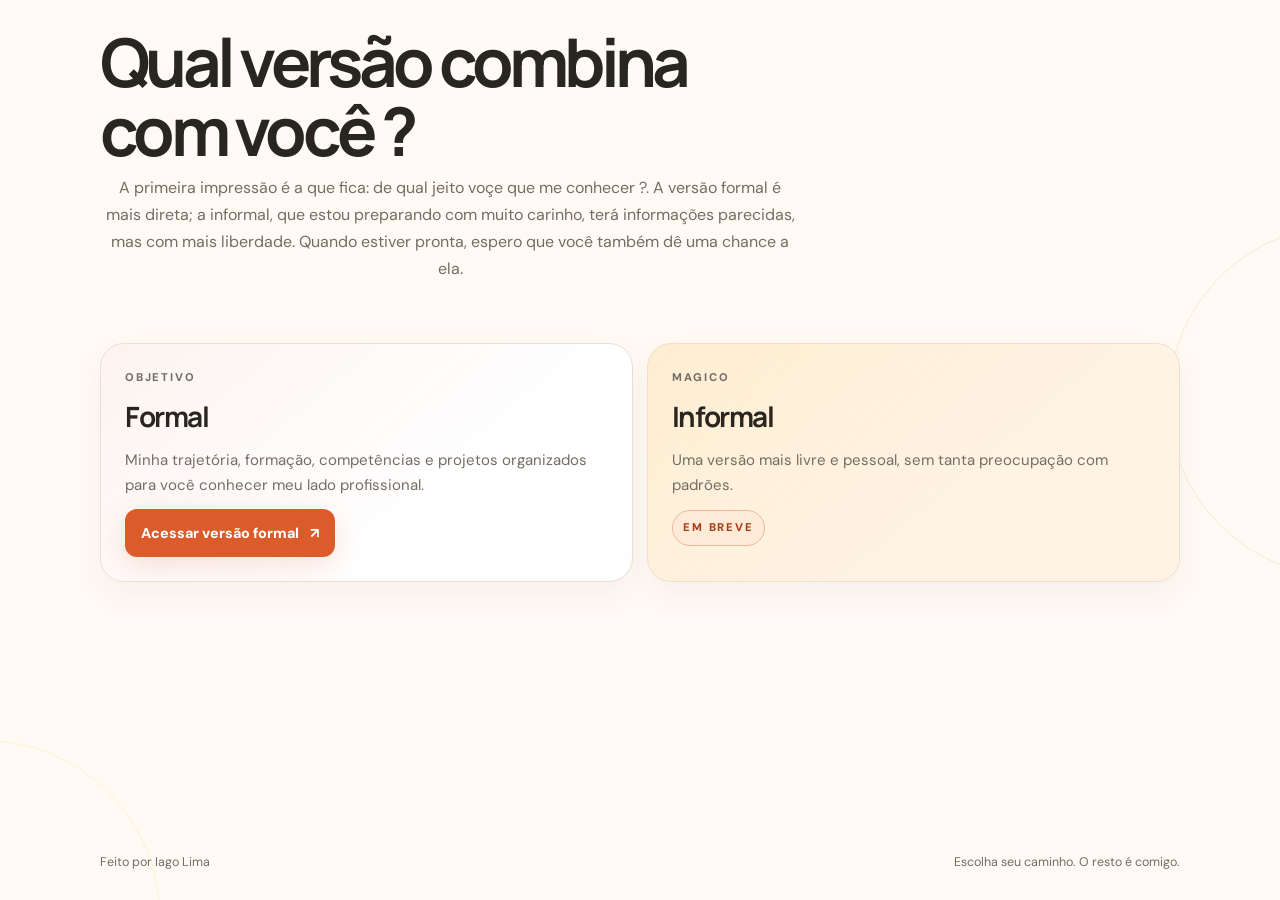
<file: index.html>
<!doctype html>
<html lang="pt-BR">
  <head>
    <meta charset="utf-8">
    <meta name="viewport" content="width=device-width, initial-scale=1">
    <meta name="theme-color" content="#fffaf4">
    <meta
      name="description"
      content="Escolha como quer conhecer o portfólio do Iago: pela versão formal ou, em breve, pela versão informal."
    >
    <title>Iago Lima | Escolha seu portfólio</title>
    <link rel="preconnect" href="https://fonts.googleapis.com">
    <link rel="preconnect" href="https://fonts.gstatic.com" crossorigin>
    <link
      href="https://fonts.googleapis.com/css2?family=DM+Sans:wght@400;500;600;700&family=Manrope:wght@400;500;600;700;800&display=swap"
      rel="stylesheet"
    >
    <link rel="stylesheet" href="entrada.css">
  </head>
  <body>
    <main class="pagina-inicial">
      <div class="brilho brilho-rosa" aria-hidden="true"></div>
      <div class="brilho brilho-azul" aria-hidden="true"></div>

      <section class="apresentacao" aria-labelledby="titulo">
        <h1 id="titulo">Qual versão combina<br>com você ?</h1>
        <p class="introducao">
          A primeira impressão é a que fica: de qual jeito voçe que me conhecer ?.
          A versão formal é mais direta; a informal, que estou preparando com muito carinho,
          terá informações parecidas, mas com mais liberdade. Quando estiver pronta, espero que
          você também dê uma chance a ela.
        </p>
      </section>

      <section class="opcoes" aria-label="Escolha uma versão do portfólio">
        <article class="cartao cartao-formal">
          <p class="tipo">OBJETIVO</p>
          <h2>Formal</h2>
          <p class="descricao">
            Minha trajetória, formação, competências e projetos organizados para você conhecer meu lado profissional.
          </p>
          <a class="botao botao-formal" href="formal.html">
            Acessar versão formal <span aria-hidden="true">↗</span>
          </a>
        </article>

        <article class="cartao cartao-informal">
          <p class="tipo">MAGICO</p>
          <h2>Informal</h2>
          <p class="descricao">
            Uma versão mais livre e pessoal, sem tanta preocupação com padrões.
          </p>
          <span class="status" aria-label="Versão informal em breve">EM BREVE</span>
        </article>
      </section>

      <footer class="rodape">
        <span>Feito por Iago Lima</span>
        <span>Escolha seu caminho. O resto é comigo.</span>
      </footer>
    </main>
  </body>
</html>
</file>
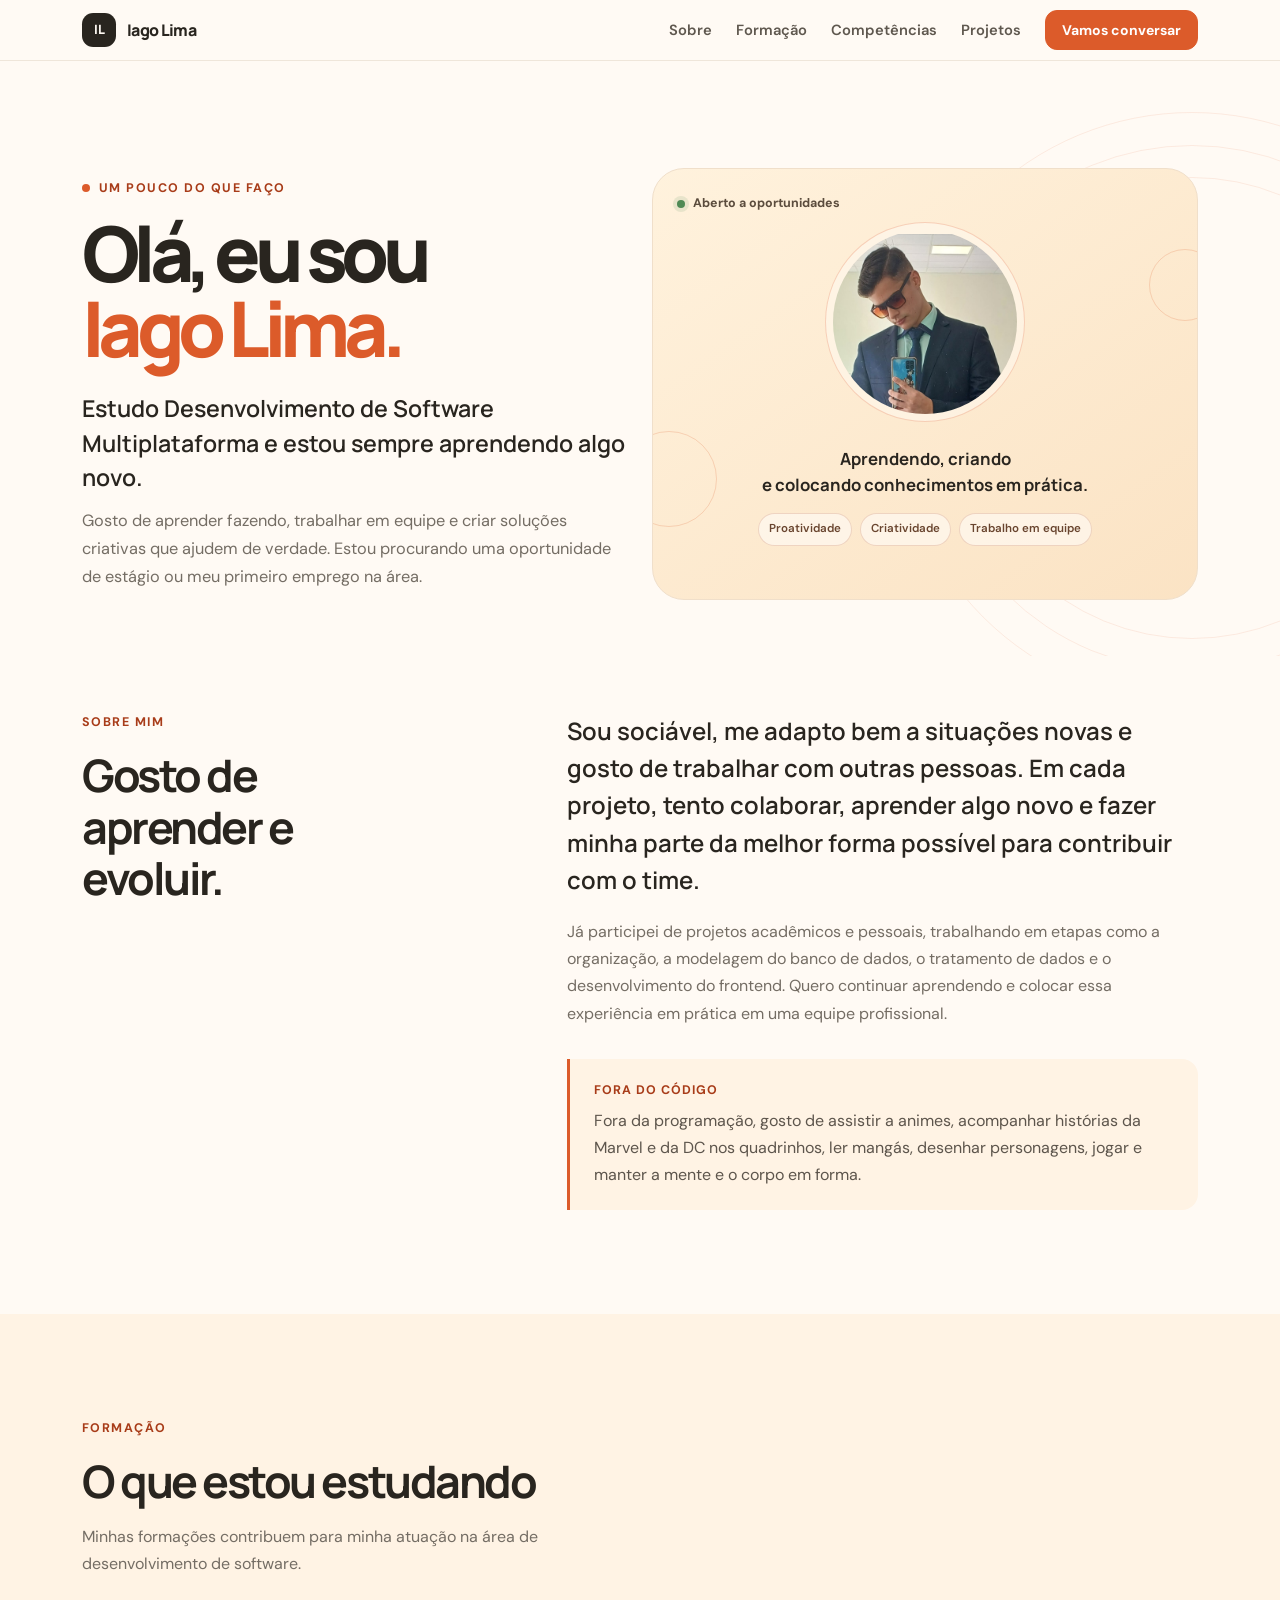
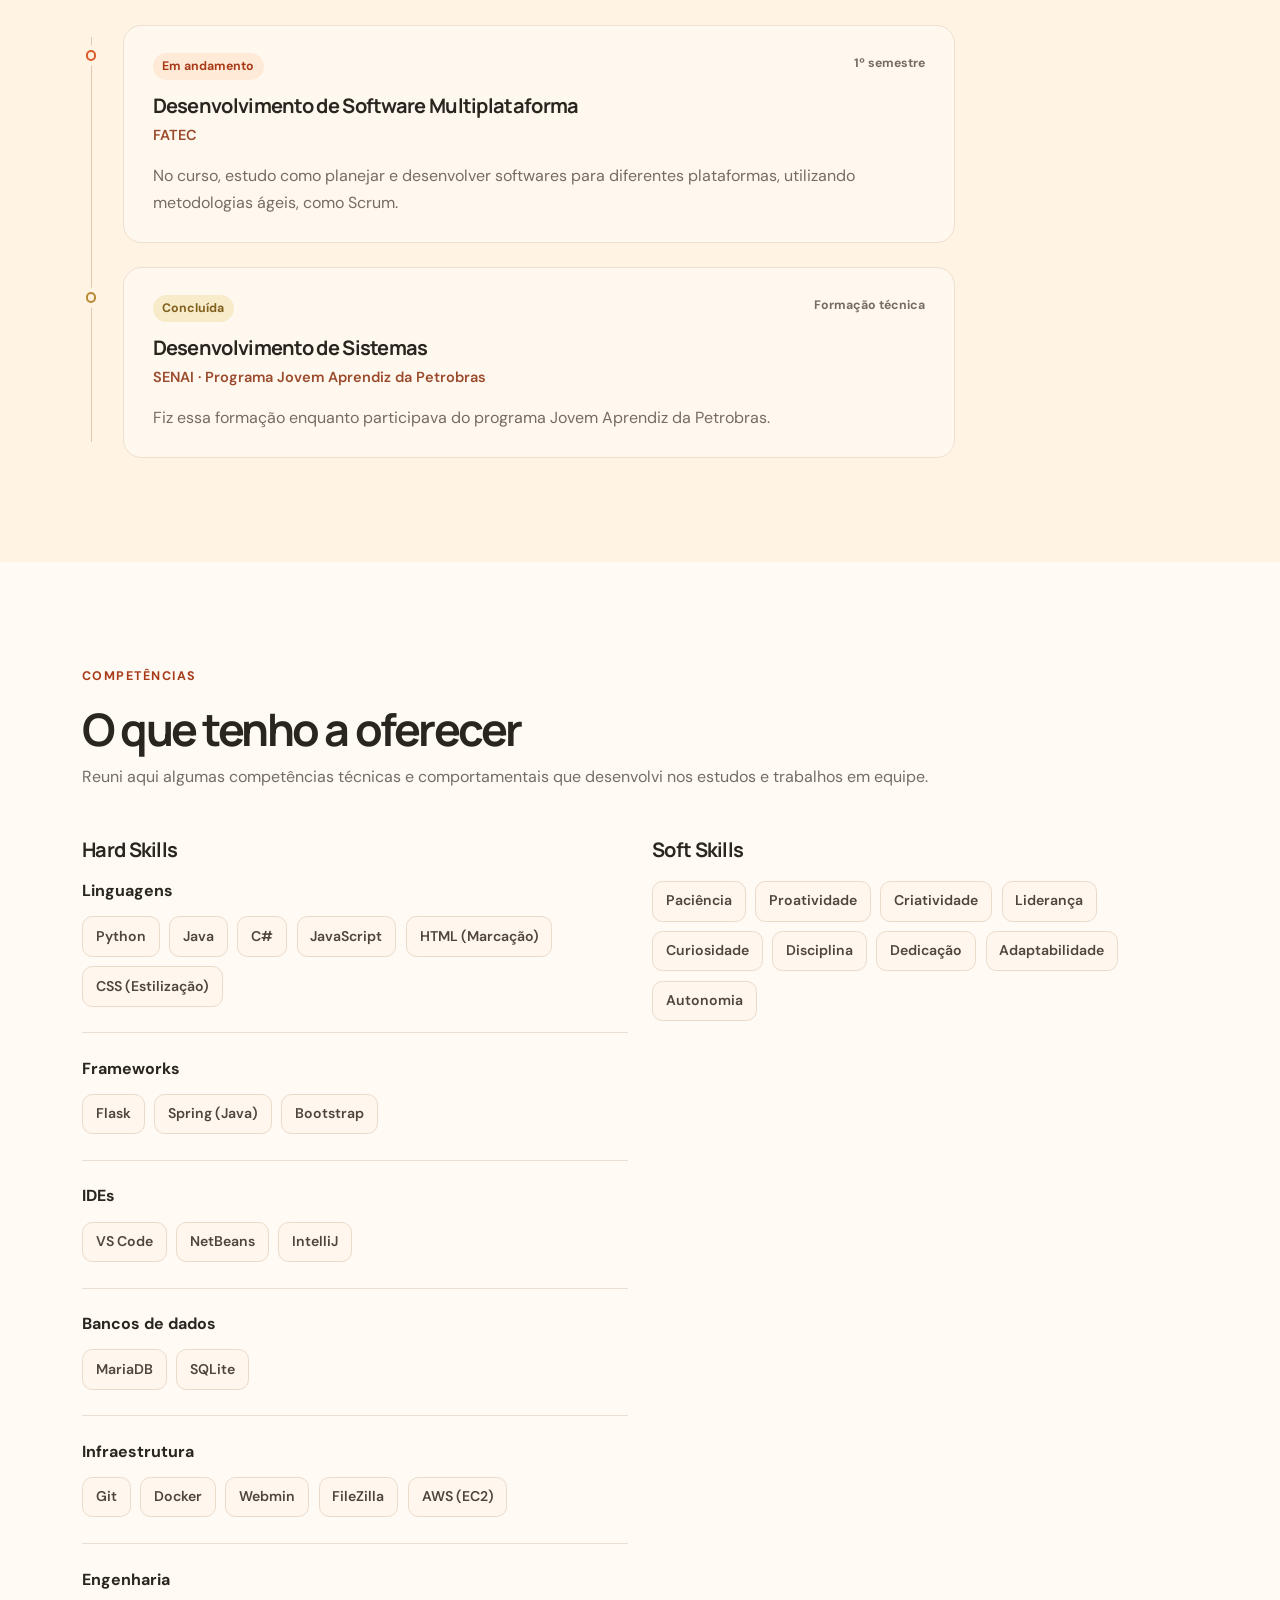
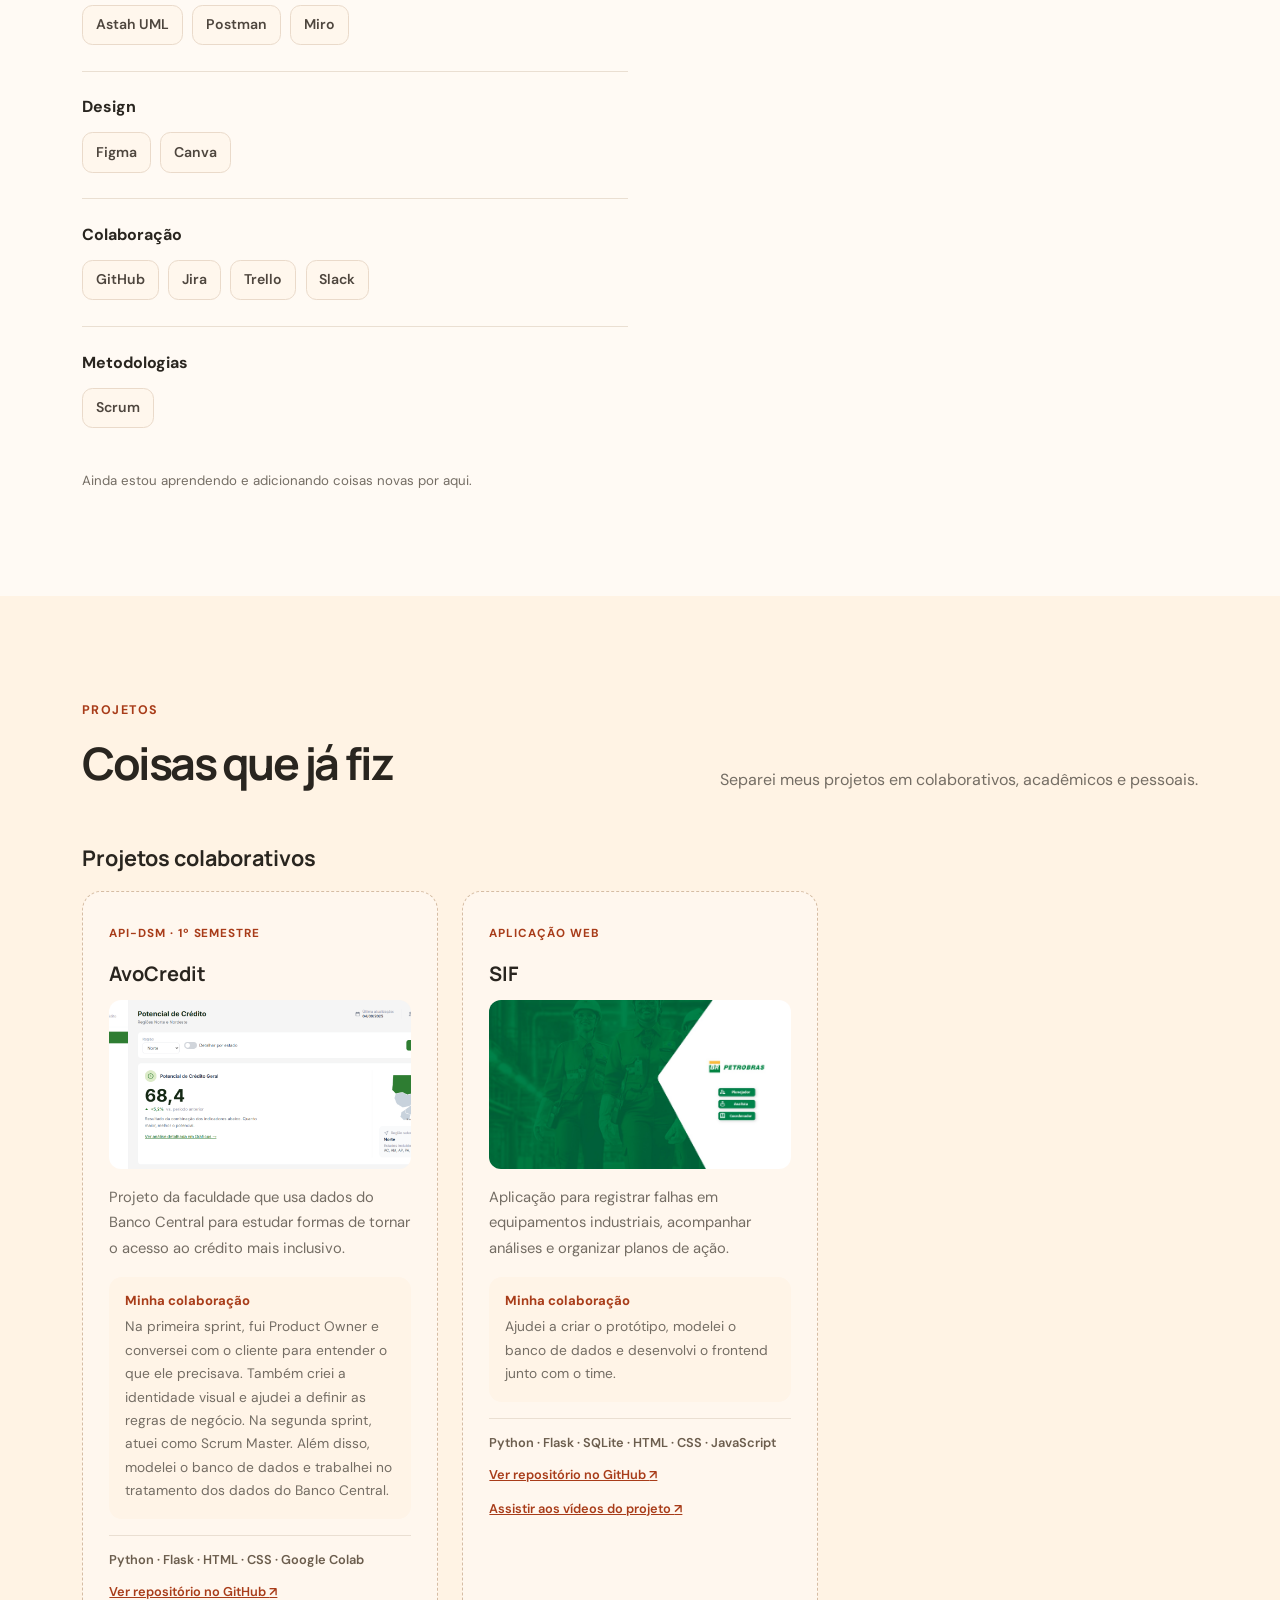
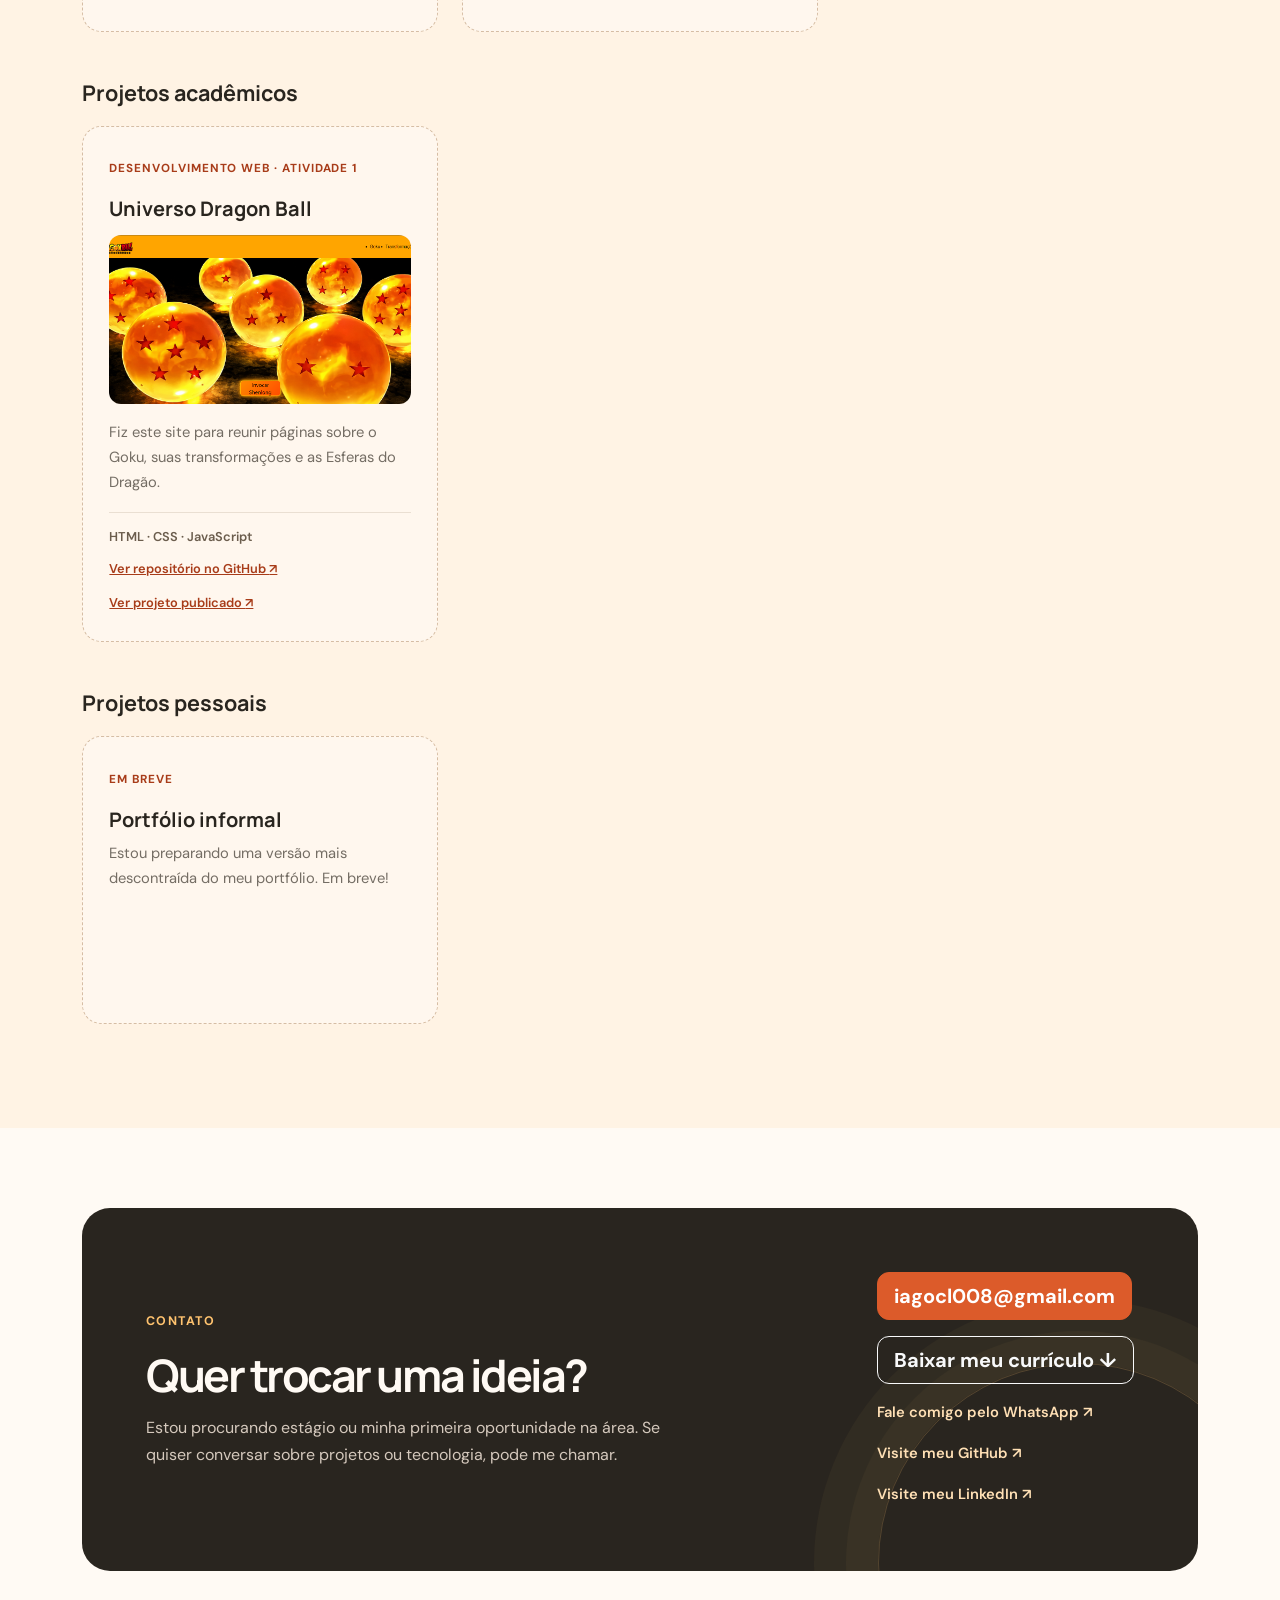
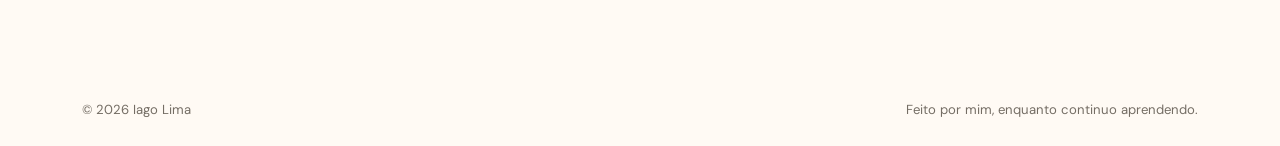
<file: formal.html>
<!doctype html>
<html lang="pt-BR">
  <head>
    <meta charset="utf-8">
    <meta name="viewport" content="width=device-width, initial-scale=1">
    <meta name="theme-color" content="#fff9f1">
    <meta
      name="description"
      content="Oi, eu sou o Iago. Aqui você pode conhecer meus estudos, projetos e um pouco da minha trajetória em tecnologia."
    >
    <title>Iago Lima | Portfólio formal</title>
    <link rel="preconnect" href="https://fonts.googleapis.com">
    <link rel="preconnect" href="https://fonts.gstatic.com" crossorigin>
    <link
      href="https://fonts.googleapis.com/css2?family=DM+Sans:wght@400;500;600;700&family=Manrope:wght@400;500;600;700;800&display=swap"
      rel="stylesheet"
    >
    <link
      href="https://cdn.jsdelivr.net/npm/bootstrap@5.3.3/dist/css/bootstrap.min.css"
      rel="stylesheet"
      integrity="sha384-QWTKZyjpPEjISv5WaRU9OFeRpok6YctnYmDr5pNlyT2bRjXh0JMhjY6hW+ALEwIH"
      crossorigin="anonymous"
    >
    <link rel="stylesheet" href="styles.css">
    <script src="script.js" defer></script>
  </head>
  <body data-bs-spy="scroll" data-bs-target="#mainNav" data-bs-root-margin="0px 0px -55%">
    <a class="pular-conteudo" href="#conteudo">Ir para o conteúdo</a>

    <!-- Bootstrap mantém o menu fixo e recolhível em telas menores. -->
    <nav id="mainNav" class="navbar navbar-expand-lg fixed-top menu-principal">
      <div class="container">
        <a class="navbar-brand marca-nome" href="#inicio" aria-label="Iago Lima, início">
          <span class="iniciais-nome">IL</span>
          <span>Iago Lima</span>
        </a>
        <button
          class="navbar-toggler"
          type="button"
          data-bs-toggle="collapse"
          data-bs-target="#navigationLinks"
          aria-controls="navigationLinks"
          aria-expanded="false"
          aria-label="Abrir menu de navegação"
        >
          <span class="navbar-toggler-icon"></span>
        </button>
        <div class="collapse navbar-collapse" id="navigationLinks">
          <!-- Utilitários do Bootstrap alinham os links à direita e espaçam os itens. -->
          <ul class="navbar-nav ms-auto align-items-lg-center gap-lg-2">
            <li class="nav-item"><a class="nav-link" href="#sobre">Sobre</a></li>
            <li class="nav-item"><a class="nav-link" href="#formacao">Formação</a></li>
            <li class="nav-item"><a class="nav-link" href="#competencias">Competências</a></li>
            <li class="nav-item"><a class="nav-link" href="#projetos">Projetos</a></li>
            <li class="nav-item ms-lg-2">
              <a class="btn btn-sm botao-destaque botao-contato-menu" href="#contato">Vamos conversar</a>
            </li>
          </ul>
        </div>
      </div>
    </nav>

    <main id="conteudo">
      <section id="inicio" class="secao-inicio ancora-secao">
        <div class="container">
          <!-- A grade do Bootstrap divide a apresentação em duas colunas e empilha no celular. -->
          <div class="row align-items-center gy-5">
            <div class="col-lg-6">
              <p class="rotulo-secao"><span class="ponto-rotulo"></span> Um pouco do que faço</p>
              <h1>
                Olá, eu sou<br>
                <span class="texto-destaque">Iago Lima.</span>
              </h1>
              <p class="chamada-inicio">
                Estudo Desenvolvimento de Software Multiplataforma e estou sempre aprendendo algo novo.
              </p>
              <p class="resumo-inicio">
                Gosto de aprender fazendo, trabalhar em equipe e criar soluções criativas que ajudem de verdade.
                Estou procurando uma oportunidade de estágio ou meu primeiro emprego na área.
              </p>
            </div>
            <div class="col-lg-6">
              <div class="cartao-apresentacao">
                <div class="situacao-apresentacao">
                  <span class="ponto-status" aria-hidden="true"></span>
                  <span>Aberto a oportunidades</span>
                </div>
                <div class="moldura-foto">
                  <img
                    class="foto-perfil"
                    src="Img/foto_perfil.jpeg"
                    alt="Foto de perfil de Iago Lima"
                    width="200"
                    height="200"
                  >
                </div>
                <p class="frase-apresentacao">Aprendendo, criando<br>e colocando conhecimentos em prática.</p>
                <div class="tags-apresentacao" aria-label="Áreas de interesse">
                  <span>Proatividade</span>
                  <span>Criatividade</span>
                  <span>Trabalho em equipe</span>
                </div>
                <span class="circulo-decorativo circulo-direita" aria-hidden="true"></span>
                <span class="circulo-decorativo circulo-esquerda" aria-hidden="true"></span>
              </div>
            </div>
          </div>
        </div>
        <div class="decoracao-inicio" aria-hidden="true"></div>
      </section>

      <section id="sobre" class="secao ancora-secao">
        <div class="container">
          <!-- row/col organizam o conteúdo em colunas responsivas; g-5 controla o espaçamento. -->
          <div class="row g-5 align-items-start">
            <div class="col-lg-4">
              <p class="rotulo-secao">Sobre mim</p>
              <h2>Gosto de aprender e evoluir.</h2>
            </div>
            <div class="col-lg-7 offset-lg-1">
              <p class="texto-introducao">
                Sou sociável, me adapto bem a situações novas e gosto de trabalhar com outras pessoas.
                Em cada projeto, tento colaborar, aprender algo novo e fazer minha parte da melhor forma possível para contribuir com o time.
              </p>
              <p class="texto-secundario">
                Já participei de projetos acadêmicos e pessoais, trabalhando em etapas como a organização,
                a modelagem do banco de dados, o tratamento de dados e o desenvolvimento do frontend.
                Quero continuar aprendendo e colocar essa experiência em prática em uma equipe profissional.
              </p>
              <div class="bloco-interesses">
                <span class="rotulo-interesses">Fora do código</span>
                <p>
                  Fora da programação, gosto de assistir a animes, acompanhar histórias da Marvel e da DC
                  nos quadrinhos, ler mangás, desenhar personagens, jogar e manter a mente e o corpo em forma.
                </p>
              </div>
            </div>
          </div>
        </div>
      </section>

      <section id="formacao" class="secao secao-colorida ancora-secao">
        <div class="container">
          <div class="titulo-secao">
            <p class="rotulo-secao">Formação</p>
            <h2>O que estou estudando</h2>
            <p class="texto-secundario">Minhas formações contribuem para minha atuação na área de desenvolvimento de software.</p>
          </div>
          <div class="linha-formacao">
            <article class="item-formacao">
              <span class="marcador-formacao" aria-hidden="true"></span>
              <div class="cartao-formacao">
                <div class="info-formacao">
                  <span class="status-formacao">Em andamento</span>
                  <span class="periodo-formacao">1º semestre</span>
                </div>
                <h3>Desenvolvimento de Software Multiplataforma</h3>
                <p class="instituicao-formacao">FATEC</p>
                <p class="texto-secundario mb-0">
                  No curso, estudo como planejar e desenvolver softwares para diferentes plataformas,
                  utilizando metodologias ágeis, como Scrum.
                </p>
              </div>
            </article>
            <article class="item-formacao">
              <span class="marcador-formacao marcador-concluido" aria-hidden="true"></span>
              <div class="cartao-formacao">
                <div class="info-formacao">
                  <span class="status-formacao status-concluido">Concluída</span>
                  <span class="periodo-formacao">Formação técnica</span>
                </div>
                <h3>Desenvolvimento de Sistemas</h3>
                <p class="instituicao-formacao">SENAI · Programa Jovem Aprendiz da Petrobras</p>
                <p class="texto-secundario mb-0">
                  Fiz essa formação enquanto participava do programa Jovem Aprendiz da Petrobras.
                </p>
              </div>
            </article>
          </div>
        </div>
      </section>

      <section id="competencias" class="secao ancora-secao">
        <div class="container">
          <div class="titulo-secao">
            <div>
              <p class="rotulo-secao">Competências</p>
              <h2>O que tenho a oferecer</h2>
              <p class="texto-secundario">
                Reuni aqui algumas competências técnicas e comportamentais que desenvolvi nos estudos e trabalhos em equipe.
              </p>
            </div>
          </div>
          <div class="row g-5">
            <div class="col-12">
              <div class="row g-4">
                <div class="col-md-6">
                  <h3 class="titulo-tipo-competencia">Hard Skills</h3>
                  <div class="grupo-competencias">
                    <h4>Linguagens</h4>
                    <ul class="lista-competencias">
                      <li>Python</li><li>Java</li><li>C#</li><li>JavaScript</li><li>HTML (Marcação)</li><li>CSS (Estilização)</li>
                    </ul>
                  </div>
                  <div class="grupo-competencias">
                    <h4>Frameworks</h4>
                    <ul class="lista-competencias">
                      <li>Flask</li><li>Spring (Java)</li><li>Bootstrap</li>
                    </ul>
                  </div>
                  <div class="grupo-competencias">
                    <h4>IDEs</h4>
                    <ul class="lista-competencias">
                      <li>VS Code</li><li>NetBeans</li><li>IntelliJ</li>
                    </ul>
                  </div>
                  <div class="grupo-competencias">
                    <h4>Bancos de dados</h4>
                    <ul class="lista-competencias">
                      <li>MariaDB</li><li>SQLite</li>
                    </ul>
                  </div>
                  <div class="grupo-competencias">
                    <h4>Infraestrutura</h4>
                    <ul class="lista-competencias">
                      <li>Git</li><li>Docker</li><li>Webmin</li><li>FileZilla</li><li>AWS (EC2)</li>
                    </ul>
                  </div>
                  <div class="grupo-competencias">
                    <h4>Engenharia</h4>
                    <ul class="lista-competencias">
                      <li>Astah UML</li><li>Postman</li><li>Miro</li>
                    </ul>
                  </div>
                  <div class="grupo-competencias">
                    <h4>Design</h4>
                    <ul class="lista-competencias">
                      <li>Figma</li><li>Canva</li>
                    </ul>
                  </div>
                  <div class="grupo-competencias">
                    <h4>Colaboração</h4>
                    <ul class="lista-competencias">
                      <li>GitHub</li><li>Jira</li><li>Trello</li><li>Slack</li>
                    </ul>
                  </div>
                  <div class="grupo-competencias">
                    <h4>Metodologias</h4>
                    <ul class="lista-competencias">
                      <li>Scrum</li>
                    </ul>
                  </div>
                  <p class="nota-competencias">Ainda estou aprendendo e adicionando coisas novas por aqui.</p>
                </div>
                <div class="col-md-6">
                  <h3 class="titulo-tipo-competencia">Soft Skills</h3>
                  <ul class="lista-competencias">
                    <li>Paciência</li><li>Proatividade</li><li>Criatividade</li><li>Liderança</li><li>Curiosidade</li>
                    <li>Disciplina</li><li>Dedicação</li><li>Adaptabilidade</li><li>Autonomia</li>
                  </ul>
                </div>
              </div>
            </div>
          </div>
        </div>
      </section>

      <section id="projetos" class="secao secao-colorida ancora-secao">
        <div class="container">
          <div class="titulo-secao titulo-secao-linha">
            <div>
              <p class="rotulo-secao">Projetos</p>
              <h2>Coisas que já fiz</h2>
            </div>
            <p class="texto-secundario resumo-projetos">
              Separei meus projetos em colaborativos, acadêmicos e pessoais.
            </p>
          </div>
          <div class="grupo-projetos">
            <h3 class="titulo-grupo-projetos">Projetos colaborativos</h3>
            <!-- A grade organiza os cartões e adapta a quantidade de colunas à largura da tela. -->
            <div class="row g-4">
              <div class="col-md-6 col-lg-4">
                <article class="cartao-projeto">
                  <span class="tipo-projeto">API-DSM · 1º semestre</span>
                  <h3>AvoCredit</h3>
                  <img
                    class="imagem-projeto"
                    src="Img/AvoCredit.png"
                    alt="Painel do Avocredit mostrando o potencial de crédito da região Norte"
                    loading="lazy"
                  >
                  <p>
                    Projeto da faculdade que usa dados do Banco Central para estudar formas de
                    tornar o acesso ao crédito mais inclusivo.
                  </p>
                  <div class="minha-contribuicao">
                    <h4>Minha colaboração</h4>
                    <p>
                      Na primeira sprint, fui Product Owner e conversei com o cliente para entender
                      o que ele precisava. Também criei a identidade visual e ajudei a definir as regras
                      de negócio. Na segunda sprint, atuei como Scrum Master. Além disso, modelei o
                      banco de dados e trabalhei no tratamento dos dados do Banco Central.
                    </p>
                  </div>
                  <div class="tecnologias-projeto">Python · Flask · HTML · CSS · Google Colab</div>
                  <a
                    class="link-projeto"
                    href="https://github.com/fatec-sjc-404-team/API-DSM-1SEMESTRE-2026"
                    target="_blank"
                    rel="noopener noreferrer"
                  >Ver repositório no GitHub <span aria-hidden="true">↗</span></a>
                </article>
              </div>
              <div class="col-md-6 col-lg-4">
                <article class="cartao-projeto">
                  <span class="tipo-projeto">Aplicação web</span>
                  <h3>SIF</h3>
                  <img
                    class="imagem-projeto"
                    src="Img/SIF.jpeg"
                    alt="Tela inicial do SIF para selecionar os perfis de planejador, analista ou coordenador"
                    loading="lazy"
                  >
                  <p>
                    Aplicação para registrar falhas em equipamentos industriais, acompanhar análises
                    e organizar planos de ação.
                  </p>
                  <div class="minha-contribuicao">
                    <h4>Minha colaboração</h4>
                    <p>
                      Ajudei a criar o protótipo, modelei o banco de dados e desenvolvi o frontend
                      junto com o time.
                    </p>
                  </div>
                  <div class="tecnologias-projeto">Python · Flask · SQLite · HTML · CSS · JavaScript</div>
                  <a
                    class="link-projeto"
                    href="https://github.com/isabellymarinho20/Structured-process-for-failure-analysis"
                    target="_blank"
                    rel="noopener noreferrer"
                  >Ver repositório no GitHub <span aria-hidden="true">↗</span></a>
                  <a
                    class="link-projeto"
                    href="https://www.youtube.com/playlist?list=PLTFhtW6l3J-k"
                    target="_blank"
                    rel="noopener noreferrer"
                  >Assistir aos vídeos do projeto <span aria-hidden="true">↗</span></a>
                </article>
              </div>
            </div>
          </div>
          <div class="grupo-projetos">
            <h3 class="titulo-grupo-projetos">Projetos acadêmicos</h3>
            <div class="row g-4">
              <div class="col-md-6 col-lg-4">
                <article class="cartao-projeto">
                  <span class="tipo-projeto">Desenvolvimento web · Atividade 1</span>
                  <h3>Universo Dragon Ball</h3>
                  <img
                    class="imagem-projeto"
                    src="Img/DragonBall.png"
                    alt="Página do projeto Dragon Ball com as sete Esferas do Dragão"
                    loading="lazy"
                  >
                  <p>
                    Fiz este site para reunir páginas sobre o Goku, suas transformações e as
                    Esferas do Dragão.
                  </p>
                  <div class="tecnologias-projeto">HTML · CSS · JavaScript</div>
                  <a
                    class="link-projeto"
                    href="https://github.com/zixx0080/DevWeb_Atvd1"
                    target="_blank"
                    rel="noopener noreferrer"
                  >Ver repositório no GitHub <span aria-hidden="true">↗</span></a>
                  <a
                    class="link-projeto"
                    href="https://zixx0080.github.io/DevWeb_Atvd1/"
                    target="_blank"
                    rel="noopener noreferrer"
                  >Ver projeto publicado <span aria-hidden="true">↗</span></a>
                </article>
              </div>
            </div>
          </div>
          <div class="grupo-projetos">
            <h3 class="titulo-grupo-projetos">Projetos pessoais</h3>
            <div class="row g-4">
              <div class="col-md-6 col-lg-4">
                <article class="cartao-projeto">
                  <span class="tipo-projeto">Em breve</span>
                  <h3>Portfólio informal</h3>
                  <p>
                    Estou preparando uma versão mais descontraída do meu portfólio. Em breve!
                  </p>
                </article>
              </div>
            </div>
          </div>
        </div>
      </section>

      <section id="contato" class="secao secao-contato ancora-secao">
        <div class="container">
          <div class="cartao-contato">
            <div>
              <p class="rotulo-secao">Contato</p>
              <h2>Quer trocar uma ideia?</h2>
              <p class="texto-contato">
                Estou procurando estágio ou minha primeira oportunidade na área. Se quiser conversar
                sobre projetos ou tecnologia, pode me chamar.
              </p>
            </div>
            <div class="acoes-contato">
              <a class="btn botao-destaque btn-lg" href="mailto:iagocl008@gmail.com">iagocl008@gmail.com</a>
              <a
                class="btn btn-outline-light btn-lg"
                href="Curr%C3%ADculo-Iago.pdf"
                download="Curriculo-Iago.pdf"
              >Baixar meu currículo <span aria-hidden="true">↓</span></a>
              <a
                class="link-social"
                href="https://wa.me/5512988550418"
                target="_blank"
                rel="noopener noreferrer"
              >Fale comigo pelo WhatsApp <span aria-hidden="true">↗</span></a>
              <a
                class="link-social"
                href="https://github.com/zixx0080"
                target="_blank"
                rel="noopener noreferrer"
              >Visite meu GitHub <span aria-hidden="true">↗</span></a>
              <a
                class="link-social"
                href="https://www.linkedin.com/in/iago-lima-940376358/"
                target="_blank"
                rel="noopener noreferrer"
              >Visite meu LinkedIn <span aria-hidden="true">↗</span></a>
            </div>
            <span class="decoracao-contato" aria-hidden="true"></span>
          </div>
        </div>
      </section>
    </main>

    <footer class="rodape">
      <!-- No celular o rodapé empilha; a partir de sm, os itens ficam lado a lado. -->
      <div class="container d-flex flex-column flex-sm-row justify-content-between gap-2">
        <span>© <span id="currentYear"></span> Iago Lima</span>
        <span>Feito por mim, enquanto continuo aprendendo.</span>
      </div>
    </footer>

    <script
      src="https://cdn.jsdelivr.net/npm/bootstrap@5.3.3/dist/js/bootstrap.bundle.min.js"
      integrity="sha384-YvpcrYf0tY3lHB60NNkmXc5s9fDVZLESaAA55NDzOxhy9GkcIdslK1eN7N6jIeHz"
      crossorigin="anonymous"
    ></script>
  </body>
</html>
</file>
<file: entrada.css>
:root {
  color-scheme: light;
  --fundo: #fffaf4;
  --fundo-destaque: #fff3e4;
  --texto: #29251f;
  --texto-suave: #746d64;
  --laranja: #dc5b2a;
  --laranja-escuro: #a83c19;
  --borda: #eadfd2;
  --font-body: "DM Sans", sans-serif;
  --font-heading: "Manrope", sans-serif;
}

* {
  box-sizing: border-box;
}

body {
  min-width: 320px;
  min-height: 100vh;
  min-height: 100svh;
  margin: 0;
  background: var(--fundo);
  color: var(--texto);
  font-family: var(--font-body);
  line-height: 1.7;
}

a {
  color: inherit;
}

.pagina-inicial {
  position: relative;
  display: flex;
  width: min(100% - 3rem, 1080px);
  min-height: 100vh;
  min-height: 100svh;
  flex-direction: column;
  justify-content: center;
  padding: clamp(1rem, 3vh, 2rem) 0;
  margin: 0 auto;
}

.cabecalho,
.rodape {
  display: flex;
  align-items: center;
  justify-content: space-between;
  gap: 1rem;
}

.cabecalho {
  position: relative;
  z-index: 1;
  margin-bottom: clamp(1.25rem, 4vh, 3rem);
}

.assinatura {
  color: var(--texto);
  font-family: var(--font-heading);
  font-size: 1.7rem;
  font-weight: 900;
  letter-spacing: -0.1em;
  text-decoration: none;
}

.assinatura span {
  color: var(--laranja);
}

.cabecalho-texto,
.tipo,
.status {
  font-size: 0.7rem;
  font-weight: 800;
  letter-spacing: 0.16em;
}

.cabecalho-texto {
  color: var(--texto-suave);
  font-family: var(--font-heading);
}

.apresentacao,
.opcoes,
.rodape {
  position: relative;
  z-index: 1;
}

.apresentacao {
  max-width: 700px;
  margin-bottom: clamp(2rem, 5vh, 3.5rem);
}

.etiqueta {
  display: flex;
  align-items: center;
  gap: 0.65rem;
  color: var(--laranja-escuro);
  font-size: 0.85rem;
  font-weight: 700;
}

.etiqueta span {
  width: 0.55rem;
  height: 0.55rem;
  border-radius: 50%;
  background: var(--laranja);
}

h1,
h2,
p {
  margin-top: 0;
}

h2 {
  font-family: var(--font-heading);
}

h1 {
  margin-bottom: 0.6rem;
  font-family: var(--font-heading);
  font-size: clamp(2.35rem, 5.5vw, 4.2rem);
  letter-spacing: -0.07em;
  line-height: 1.02;
}

.introducao {
  color: var(--texto-suave);
  font-size: 1rem;
  text-align: center;
}

.opcoes {
  display: grid;
  grid-template-columns: repeat(2, minmax(0, 1fr));
  gap: 0.85rem;
}

.cartao {
  position: relative;
  overflow: hidden;
  padding: clamp(1rem, 2.2vw, 1.5rem);
  border: 1px solid var(--borda);
  border-radius: 1.5rem;
  background: rgb(255 255 255 / 78%);
  box-shadow: 0 0.8rem 2rem rgb(87 56 34 / 5%);
}

.cartao-formal {
  background:
    linear-gradient(140deg, rgb(220 91 42 / 7%), transparent 65%),
    #fff;
}

.cartao-informal {
  border-color: #f0dfca;
  background:
    linear-gradient(140deg, rgb(246 199 83 / 13%), transparent 65%),
    var(--fundo-destaque);
}

.cartao-topo {
  display: flex;
  align-items: center;
  justify-content: space-between;
  margin-bottom: clamp(0.5rem, 1.2vh, 0.85rem);
}

.numero {
  color: var(--texto-suave);
  font-size: 0.78rem;
  font-weight: 700;
}

.tipo {
  margin-bottom: 0.35rem;
  color: var(--texto-suave);
}

.cartao h2 {
  margin-bottom: 0.45rem;
  font-size: 1.75rem;
  letter-spacing: -0.05em;
}

.descricao,
.recado {
  color: var(--texto-suave);
  font-size: 0.94rem;
  line-height: 1.65;
}

.descricao {
  margin-bottom: 0.7rem;
}

.botao {
  display: inline-flex;
  min-height: 3rem;
  align-items: center;
  justify-content: center;
  gap: 0.7rem;
  padding: 0.75rem 1rem;
  border-radius: 0.75rem;
  font-family: var(--font-body);
  font-size: 0.9rem;
  font-weight: 800;
  text-decoration: none;
  transition: transform 160ms ease, box-shadow 160ms ease;
}

.botao:hover,
.botao:focus-visible {
  transform: translateY(-2px);
}

.botao:focus-visible {
  outline: 3px solid var(--laranja-escuro);
  outline-offset: 3px;
}

.botao-formal {
  background: var(--laranja);
  color: #fff;
  box-shadow: 0 0.5rem 1.8rem rgb(220 91 42 / 18%);
}

.botao-formal:hover,
.botao-formal:focus-visible {
  background: var(--laranja-escuro);
  color: #fff;
  box-shadow: 0 0.6rem 2rem rgb(220 91 42 / 25%);
}

.cartao-informal .descricao {
  min-height: 0;
  margin-bottom: 0.8rem;
}

.recado {
  margin-bottom: 0.65rem;
  font-size: 0.88rem;
}

.status {
  display: inline-block;
  padding: 0.45rem 0.65rem;
  border: 1px solid #e8b89f;
  border-radius: 99rem;
  background: #ffead7;
  color: var(--laranja-escuro);
}

.rodape {
  margin-top: auto;
  padding-top: clamp(1rem, 3vh, 2rem);
  color: var(--texto-suave);
  font-size: 0.78rem;
}

.brilho {
  position: fixed;
  width: 22rem;
  height: 22rem;
  border: 1px solid rgb(220 91 42 / 12%);
  border-radius: 50%;
  pointer-events: none;
}

.brilho-rosa {
  top: 25%;
  right: -15rem;
}

.brilho-azul {
  bottom: -12rem;
  left: -12rem;
  border-color: rgb(246 199 83 / 18%);
}

@media (max-width: 700px) {
  .pagina-inicial {
    width: min(100% - 2rem, 520px);
    justify-content: flex-start;
  }

  .cabecalho {
    margin-bottom: clamp(1.25rem, 4vh, 2.5rem);
  }

  .apresentacao {
    margin-bottom: 2rem;
  }

  h1 {
    font-size: clamp(2.35rem, 8vw, 3.6rem);
  }

  .cartao {
    padding: 0.9rem 1rem;
  }

  .cartao-topo {
    margin-bottom: 0.65rem;
  }

  .cartao h2 {
    margin-bottom: 0.4rem;
    font-size: 1.65rem;
  }

  .descricao {
    min-height: 0;
    margin-bottom: 0.7rem;
    font-size: 0.88rem;
  }

  .recado {
    margin-bottom: 0.7rem;
    font-size: 0.82rem;
  }

  .botao {
    min-height: 2.7rem;
    padding: 0.6rem 0.8rem;
    font-size: 0.84rem;
  }

  .rodape {
    align-items: flex-start;
    flex-direction: column;
    gap: 0.5rem;
    margin-top: 1rem;
  }
}

@media (max-width: 520px) {
  .opcoes {
    grid-template-columns: 1fr;
  }
}

@media (max-height: 740px) and (min-width: 701px) {
  .cabecalho {
    margin-bottom: 1rem;
  }

  .apresentacao {
    margin-bottom: 2rem;
  }

  .cartao {
    padding: 1.25rem;
  }

  .cartao-topo {
    margin-bottom: 0.65rem;
  }

  .rodape {
    margin-top: auto;
  }
}

@media (prefers-reduced-motion: reduce) {
  *,
  *::before,
  *::after {
    scroll-behavior: auto !important;
    transition-duration: 0.01ms !important;
  }
}
</file>
<file: styles.css>
:root {
  /* Cores e fontes principais usadas ao longo do portfólio. */
  --color-ink: #29251f;
  --color-muted: #746d64;
  --color-paper: #fffaf4;
  --color-paper-deep: #fff1df;
  --color-orange: #dc5b2a;
  --color-orange-dark: #a83c19;
  --color-yellow: #f6c753;
  --color-line: #eadfd2;
  --font-body: "DM Sans", sans-serif;
  --font-heading: "Manrope", sans-serif;
}

html {
  scroll-behavior: smooth;
  scroll-padding-top: 5.5rem;
}

body {
  background: var(--color-paper);
  color: var(--color-ink);
  font-family: var(--font-body);
  line-height: 1.7;
}

h1,
h2,
h3,
.navbar-brand {
  font-family: var(--font-heading);
}

h2 {
  font-size: clamp(2rem, 3.5vw, 3rem);
  font-weight: 700;
  letter-spacing: -0.055em;
  line-height: 1.15;
}

.pular-conteudo {
  position: absolute;
  z-index: 1100;
  top: 0.75rem;
  left: 0.75rem;
  padding: 0.65rem 1rem;
  transform: translateY(-160%);
  border-radius: 0.5rem;
  background: var(--color-ink);
  color: #fff;
}

/* Mostra o atalho de acessibilidade apenas quando recebe foco pelo teclado. */
.pular-conteudo:focus {
  transform: translateY(0);
}

.menu-principal {
  /* Complementa a navbar do Bootstrap com o visual translúcido do site. */
  border-bottom: 1px solid rgb(234 223 210 / 75%);
  background: rgb(255 250 244 / 94%);
  backdrop-filter: blur(14px);
}

.marca-nome {
  display: inline-flex;
  align-items: center;
  gap: 0.65rem;
  color: var(--color-ink);
  font-size: 1rem;
  font-weight: 800;
  letter-spacing: -0.04em;
}

.marca-nome:hover,
.marca-nome:focus {
  color: var(--color-orange-dark);
}

.iniciais-nome {
  display: grid;
  width: 2.15rem;
  height: 2.15rem;
  place-items: center;
  border-radius: 0.7rem;
  background: var(--color-ink);
  color: #fffaf4;
  font-size: 0.8rem;
  letter-spacing: 0;
}

.navbar-nav .nav-link {
  padding: 0.55rem 0.8rem;
  color: #5f584f;
  font-size: 0.92rem;
  font-weight: 600;
}

.navbar-nav .nav-link:hover,
.navbar-nav .nav-link.active {
  color: var(--color-orange-dark);
}

.btn {
  border-radius: 0.75rem;
  font-weight: 700;
}

.botao-destaque {
  border: 1px solid var(--color-orange);
  background: var(--color-orange);
  color: #fff;
}

.botao-destaque:hover,
.botao-destaque:focus-visible {
  border-color: var(--color-orange-dark);
  background: var(--color-orange-dark);
  color: #fff;
}

.botao-contato-menu {
  padding: 0.55rem 1rem;
}

.secao-inicio {
  /* Espaço superior considera a altura da navegação fixa. */
  position: relative;
  overflow: hidden;
  padding: 10.5rem 0 3.5rem;
}

.secao-inicio > .container {
  position: relative;
  z-index: 1;
}

.decoracao-inicio {
  position: absolute;
  top: 7rem;
  right: -13rem;
  width: 37rem;
  height: 37rem;
  border: 1px solid rgb(220 91 42 / 10%);
  border-radius: 50%;
}

.decoracao-inicio::before,
.decoracao-inicio::after {
  position: absolute;
  border: 1px solid rgb(220 91 42 / 10%);
  border-radius: 50%;
  content: "";
}

.decoracao-inicio::before {
  inset: 2rem;
}

.decoracao-inicio::after {
  inset: 4rem;
}

.rotulo-secao {
  display: flex;
  align-items: center;
  gap: 0.55rem;
  margin-bottom: 1rem;
  color: var(--color-orange-dark);
  font-size: 0.78rem;
  font-weight: 700;
  letter-spacing: 0.12em;
  text-transform: uppercase;
}

.ponto-rotulo {
  width: 0.5rem;
  height: 0.5rem;
  border-radius: 50%;
  background: var(--color-orange);
}

.secao-inicio h1 {
  margin: 0;
  font-size: clamp(3.25rem, 6vw, 5.5rem);
  font-weight: 800;
  letter-spacing: -0.085em;
  line-height: 0.98;
}

.texto-destaque {
  color: var(--color-orange);
}

.chamada-inicio {
  max-width: 34rem;
  margin: 1.6rem 0 0.75rem;
  font-family: var(--font-heading);
  font-size: clamp(1.15rem, 2vw, 1.45rem);
  font-weight: 600;
  line-height: 1.5;
}

.resumo-inicio,
.texto-secundario {
  color: var(--color-muted);
}

.resumo-inicio {
  max-width: 34rem;
  margin-bottom: 0;
  font-size: 1.02rem;
}

.botao-contorno-quente {
  border-color: #cfc2b3;
  color: var(--color-ink);
}

.botao-contorno-quente:hover,
.botao-contorno-quente:focus-visible {
  border-color: var(--color-ink);
  background: var(--color-ink);
  color: #fff;
}

.info-inicio {
  display: flex;
  align-items: center;
  gap: 0.75rem;
  margin-top: 2.5rem;
  color: var(--color-muted);
  font-size: 0.88rem;
  font-weight: 600;
}

.separador-info {
  width: 0.3rem;
  height: 0.3rem;
  border-radius: 50%;
  background: var(--color-orange);
}

.cartao-apresentacao {
  position: relative;
  display: flex;
  min-height: 27rem;
  overflow: hidden;
  flex-direction: column;
  align-items: center;
  justify-content: center;
  padding: 2rem;
  border: 1px solid #f0dfca;
  border-radius: 2rem;
  background: linear-gradient(145deg, #fff2dd, #fbe3c4);
  text-align: center;
}

.situacao-apresentacao {
  position: absolute;
  top: 1.5rem;
  left: 1.5rem;
  display: inline-flex;
  align-items: center;
  gap: 0.5rem;
  color: #5b4c3d;
  font-size: 0.78rem;
  font-weight: 700;
}

.ponto-status {
  width: 0.5rem;
  height: 0.5rem;
  border-radius: 50%;
  background: #4f8a55;
  box-shadow: 0 0 0 0.25rem rgb(79 138 85 / 13%);
}

.moldura-foto {
  position: relative;
  display: grid;
  width: 12.5rem;
  height: 12.5rem;
  place-items: center;
  border: 1px solid rgb(220 91 42 / 24%);
  border-radius: 50%;
  background: rgb(255 250 244 / 48%);
}

.foto-perfil {
  width: 11.5rem;
  height: 11.5rem;
  object-fit: cover;
  object-position: 38% -8%;
  border-radius: 50%;
}

.frase-apresentacao {
  position: relative;
  z-index: 1;
  margin: 1.5rem 0 1rem;
  font-family: var(--font-heading);
  font-size: 1.05rem;
  font-weight: 700;
  line-height: 1.5;
}

.tags-apresentacao {
  position: relative;
  z-index: 1;
  display: flex;
  flex-wrap: wrap;
  justify-content: center;
  gap: 0.45rem;
}

.tags-apresentacao span {
  padding: 0.35rem 0.65rem;
  border: 1px solid rgb(168 60 25 / 18%);
  border-radius: 99rem;
  background: rgb(255 250 244 / 65%);
  color: #69452f;
  font-size: 0.72rem;
  font-weight: 600;
}

.circulo-decorativo {
  position: absolute;
  width: 4.5rem;
  height: 4.5rem;
  border: 1px solid rgb(220 91 42 / 20%);
  border-radius: 50%;
}

.circulo-direita {
  top: 5rem;
  right: -1.5rem;
}

.circulo-esquerda {
  bottom: 4.5rem;
  left: -2rem;
  width: 6rem;
  height: 6rem;
}

.nota-inicio {
  margin: 1rem 0 0;
  color: var(--color-muted);
  font-size: 0.86rem;
  text-align: center;
}

/* Estilos compartilhados pelas seções abaixo da apresentação. */
.secao {
  padding: 6.5rem 0;
}

#sobre {
  padding-top: 3.5rem;
}

.secao-colorida {
  background: #fff3e4;
}

.secao h2 {
  max-width: 38rem;
}

.texto-introducao {
  margin: 0 0 1.25rem;
  font-family: var(--font-heading);
  font-size: clamp(1.2rem, 2vw, 1.5rem);
  font-weight: 600;
  line-height: 1.55;
}

.bloco-interesses {
  margin-top: 2rem;
  padding: 1.35rem 1.5rem;
  border-left: 3px solid var(--color-orange);
  border-radius: 0 1rem 1rem 0;
  background: #fff3e4;
}

.rotulo-interesses {
  display: block;
  margin-bottom: 0.35rem;
  color: var(--color-orange-dark);
  font-size: 0.78rem;
  font-weight: 700;
  letter-spacing: 0.08em;
  text-transform: uppercase;
}

.bloco-interesses p {
  margin: 0;
  color: #5d554c;
}

.titulo-secao {
  margin-bottom: 3rem;
}

.titulo-secao > .texto-secundario {
  max-width: 36rem;
  margin-top: 1rem;
}

/* Linha e marcadores formam a linha do tempo da formação. */
.linha-formacao {
  position: relative;
  display: grid;
  max-width: 54rem;
  gap: 1.5rem;
  margin-left: 0.55rem;
  padding-left: 2rem;
}

.linha-formacao::before {
  position: absolute;
  top: 0.7rem;
  bottom: 1rem;
  left: 0;
  width: 1px;
  background: #dfc9b0;
  content: "";
}

.item-formacao {
  position: relative;
}

.marcador-formacao {
  position: absolute;
  top: 1.55rem;
  left: -2.32rem;
  width: 0.65rem;
  height: 0.65rem;
  border: 2px solid var(--color-orange);
  border-radius: 50%;
  background: var(--color-paper-deep);
  box-shadow: 0 0 0 0.28rem #fff3e4;
}

.marcador-concluido {
  border-color: #b88a36;
}

.cartao-formacao {
  padding: 1.65rem 1.8rem;
  border: 1px solid #efdfce;
  border-radius: 1.15rem;
  background: rgb(255 250 244 / 76%);
}

.info-formacao {
  display: flex;
  flex-wrap: wrap;
  justify-content: space-between;
  gap: 0.5rem;
  margin-bottom: 0.9rem;
}

.status-formacao,
.periodo-formacao {
  color: var(--color-orange-dark);
  font-size: 0.77rem;
  font-weight: 700;
}

.status-formacao {
  padding: 0.2rem 0.6rem;
  border-radius: 99rem;
  background: #ffead7;
}

.status-concluido {
  background: #f8ebca;
  color: #80601d;
}

.periodo-formacao {
  color: var(--color-muted);
}

.cartao-formacao h3 {
  margin-bottom: 0.35rem;
  font-size: 1.25rem;
  font-weight: 700;
  letter-spacing: -0.035em;
}

.instituicao-formacao {
  margin-bottom: 0.8rem;
  color: #9b4b2d;
  font-size: 0.91rem;
  font-weight: 600;
}

/* Cada grupo separa uma categoria de tecnologias. */
.grupo-competencias {
  padding: 0 0 1.6rem;
  margin-bottom: 1.6rem;
  border-bottom: 1px solid var(--color-line);
}

.grupo-competencias:last-of-type {
  margin-bottom: 1rem;
  border-bottom: 0;
}

.titulo-tipo-competencia {
  margin-bottom: 1.2rem;
  font-size: 1.25rem;
  font-weight: 700;
  letter-spacing: -0.035em;
}

.grupo-competencias h4 {
  margin-bottom: 1rem;
  font-size: 1rem;
  font-weight: 700;
}

.lista-competencias {
  display: flex;
  flex-wrap: wrap;
  gap: 0.6rem;
  padding: 0;
  margin: 0;
  list-style: none;
}

.lista-competencias li {
  padding: 0.45rem 0.8rem;
  border: 1px solid #eadaca;
  border-radius: 0.65rem;
  background: #fff7ed;
  color: #4e463e;
  font-size: 0.88rem;
  font-weight: 600;
}

.nota-competencias {
  margin: 0;
  color: var(--color-muted);
  font-size: 0.83rem;
}

.titulo-secao-linha {
  display: flex;
  align-items: end;
  justify-content: space-between;
  gap: 2rem;
}

.resumo-projetos {
  max-width: 24rem;
  margin: 0 0 0.25rem;
}

.grupo-projetos + .grupo-projetos {
  margin-top: 3rem;
}

.titulo-grupo-projetos {
  margin-bottom: 1.25rem;
  font-size: 1.35rem;
  font-weight: 700;
}

/* Cartões de projeto ganham destaque ao passar o mouse. */
.cartao-projeto {
  position: relative;
  height: 100%;
  min-height: 18rem;
  padding: 1.65rem;
  border: 1px dashed #d6bda4;
  border-radius: 1.2rem;
  background: rgb(255 250 244 / 67%);
  transition: transform 180ms ease, border-color 180ms ease, box-shadow 180ms ease;
}

.cartao-projeto:hover {
  transform: translateY(-4px);
  border-color: var(--color-orange);
  box-shadow: 0 0.8rem 2rem rgb(87 56 34 / 7%);
}

.tipo-projeto {
  display: inline-block;
  margin-bottom: 0.8rem;
  color: var(--color-orange-dark);
  font-size: 0.73rem;
  font-weight: 700;
  letter-spacing: 0.08em;
  text-transform: uppercase;
}

.cartao-projeto h3 {
  margin: 0.35rem 0 0.55rem;
  font-size: 1.25rem;
  font-weight: 700;
}

.imagem-projeto {
  display: block;
  width: 100%;
  aspect-ratio: 16 / 9;
  margin: 0.85rem 0 1rem;
  border-radius: 0.75rem;
  object-fit: cover;
}

.cartao-projeto p {
  min-height: 3.5rem;
  margin-bottom: 1rem;
  color: var(--color-muted);
  font-size: 0.92rem;
}

.minha-contribuicao {
  margin: 1rem 0;
  padding: 1rem;
  border-radius: 0.8rem;
  background: #fff4e7;
}

.minha-contribuicao h4 {
  margin-bottom: 0.45rem;
  color: var(--color-orange-dark);
  font-size: 0.82rem;
  font-weight: 700;
}

.minha-contribuicao p {
  min-height: 0;
  margin: 0;
  font-size: 0.86rem;
}

.tecnologias-projeto,
.link-projeto {
  color: #6b5d4d;
  font-size: 0.8rem;
  font-weight: 600;
}

.tecnologias-projeto {
  padding-top: 0.85rem;
  border-top: 1px solid var(--color-line);
}

.link-projeto {
  display: inline-block;
  margin-top: 0.65rem;
  color: var(--color-orange-dark);
}

.secao-contato {
  padding-top: 5rem;
}

/* Bloco final de contato e links para redes sociais. */
.cartao-contato {
  position: relative;
  display: flex;
  overflow: hidden;
  align-items: center;
  justify-content: space-between;
  gap: 2rem;
  padding: clamp(2rem, 5vw, 4rem);
  border-radius: 1.75rem;
  background: var(--color-ink);
  color: #fffaf4;
}

.cartao-contato .rotulo-secao {
  color: #ffc36f;
}

.cartao-contato h2 {
  position: relative;
  z-index: 1;
  max-width: 33rem;
  margin-bottom: 0.85rem;
  color: #fffaf4;
}

.texto-contato {
  position: relative;
  z-index: 1;
  max-width: 33rem;
  margin: 0;
  color: #d5c9bd;
}

.acoes-contato {
  position: relative;
  z-index: 1;
  display: flex;
  flex-shrink: 0;
  flex-direction: column;
  align-items: flex-start;
  gap: 1rem;
}

.link-social {
  color: #ffe0b5;
  font-size: 0.92rem;
  font-weight: 600;
  text-decoration: none;
}

.link-social:hover,
.link-social:focus {
  color: #fff;
  text-decoration: underline;
}

.decoracao-contato {
  position: absolute;
  right: -5rem;
  bottom: -12rem;
  width: 25rem;
  height: 25rem;
  border: 1px solid rgb(255 195 111 / 20%);
  border-radius: 50%;
  box-shadow: 0 0 0 2rem rgb(255 195 111 / 4%), 0 0 0 4rem rgb(255 195 111 / 4%);
}

.rodape {
  padding: 1.5rem 0;
  color: var(--color-muted);
  font-size: 0.82rem;
}

/* Ajustes para tablet e telas menores, em complemento aos breakpoints Bootstrap. */
@media (max-width: 991.98px) {
  .secao-inicio {
    padding-top: 8.5rem;
  }

  .cartao-apresentacao {
    min-height: 24rem;
  }

  .cartao-contato {
    align-items: flex-start;
    flex-direction: column;
  }
}

/* Ajustes específicos para celulares. */
@media (max-width: 575.98px) {
  .secao-inicio {
    padding: 7.5rem 0 2.5rem;
  }

  .secao-inicio h1 {
    font-size: clamp(3.2rem, 16vw, 5rem);
  }

  .secao-inicio .btn-lg,
  .acoes-contato .btn-lg {
    width: 100%;
    font-size: 0.95rem;
  }

  .cartao-apresentacao {
    min-height: 23rem;
    padding: 1.5rem;
    border-radius: 1.5rem;
  }

  .situacao-apresentacao {
    top: 1.15rem;
    left: 1.15rem;
    font-size: 0.7rem;
  }

  .secao {
    padding: 4.5rem 0;
  }

  #sobre {
    padding-top: 2.5rem;
  }

  .linha-formacao {
    padding-left: 1.5rem;
  }

  .marcador-formacao {
    left: -1.82rem;
  }

  .cartao-formacao {
    padding: 1.25rem;
  }

  .titulo-secao-linha {
    align-items: flex-start;
    flex-direction: column;
    gap: 0.75rem;
  }

  .secao-contato {
    padding-top: 2rem;
  }

  .cartao-contato {
    padding: 2rem 1.4rem;
    border-radius: 1.25rem;
  }
}

/* Respeita a preferência do sistema por menos movimento. */
@media (prefers-reduced-motion: reduce) {
  html {
    scroll-behavior: auto;
  }

  *,
  *::before,
  *::after {
    transition-duration: 0.01ms !important;
    animation-duration: 0.01ms !important;
    animation-iteration-count: 1 !important;
  }
}
</file>
